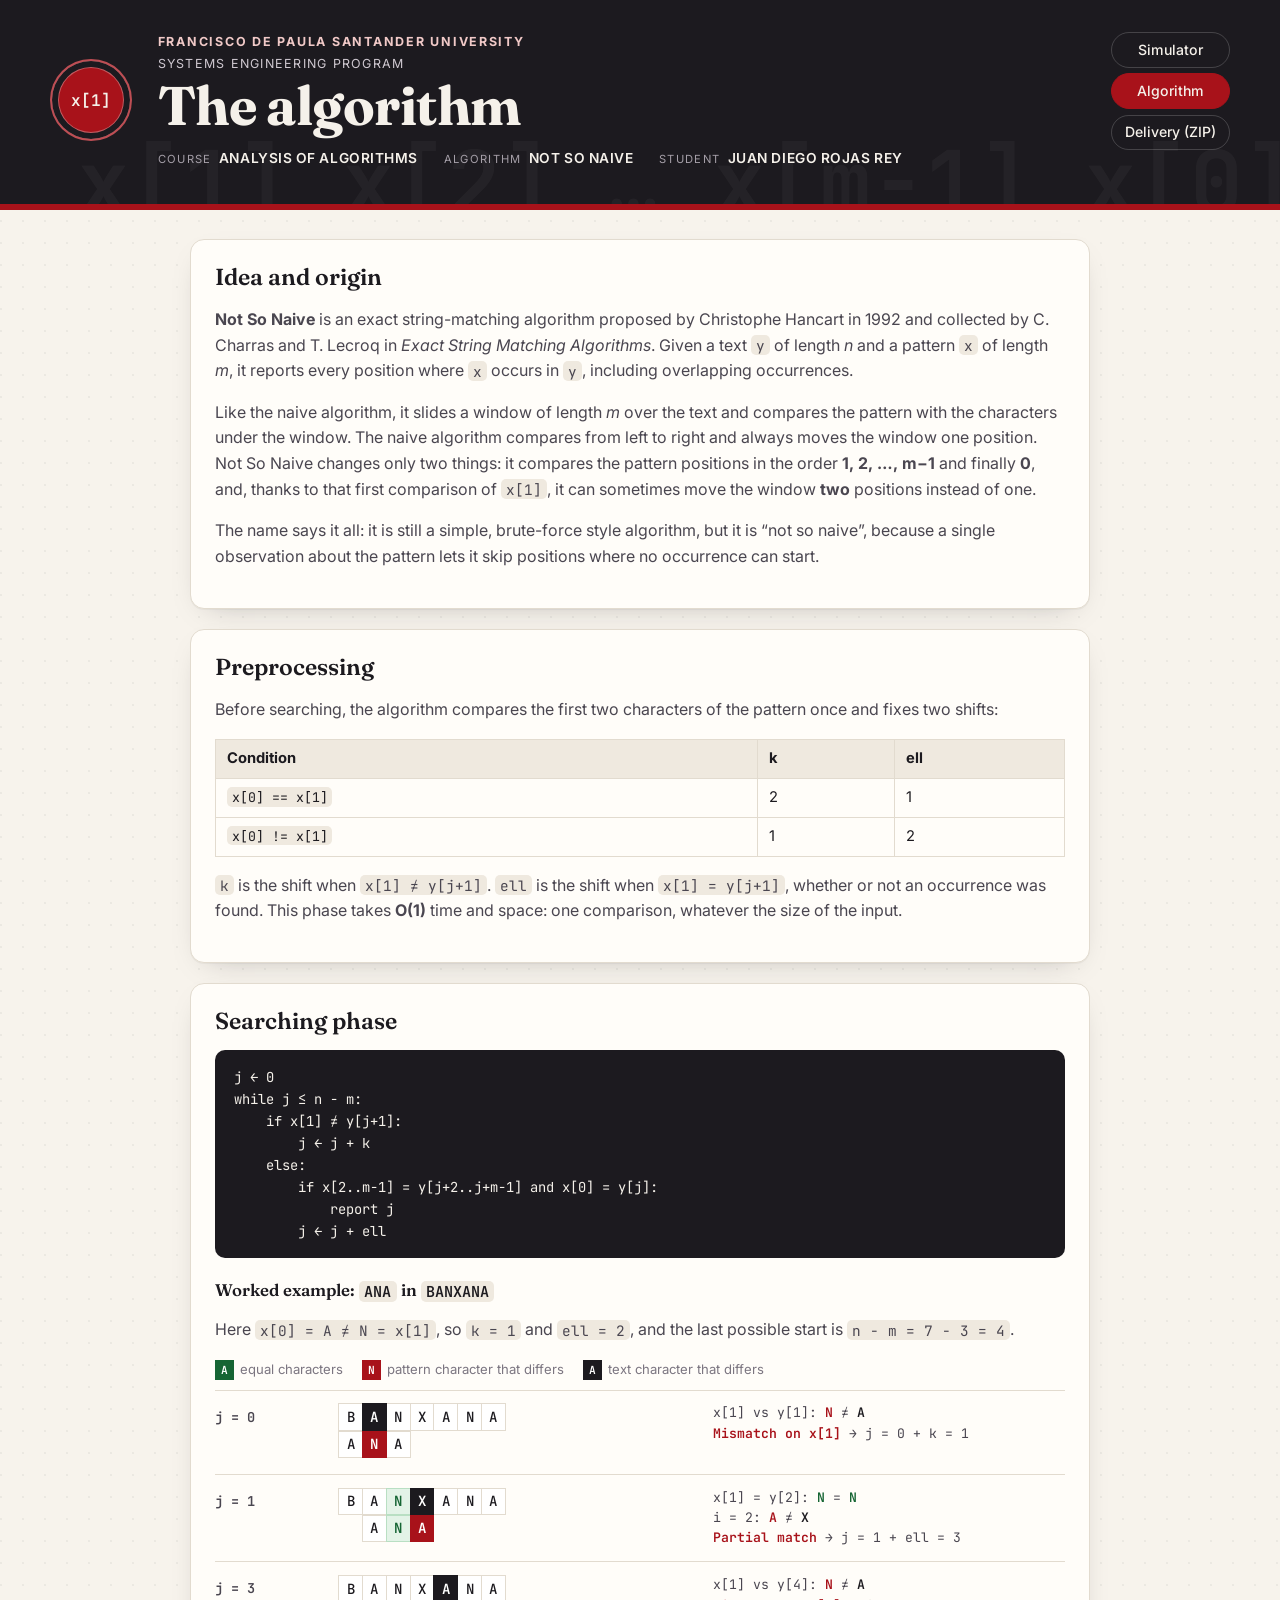
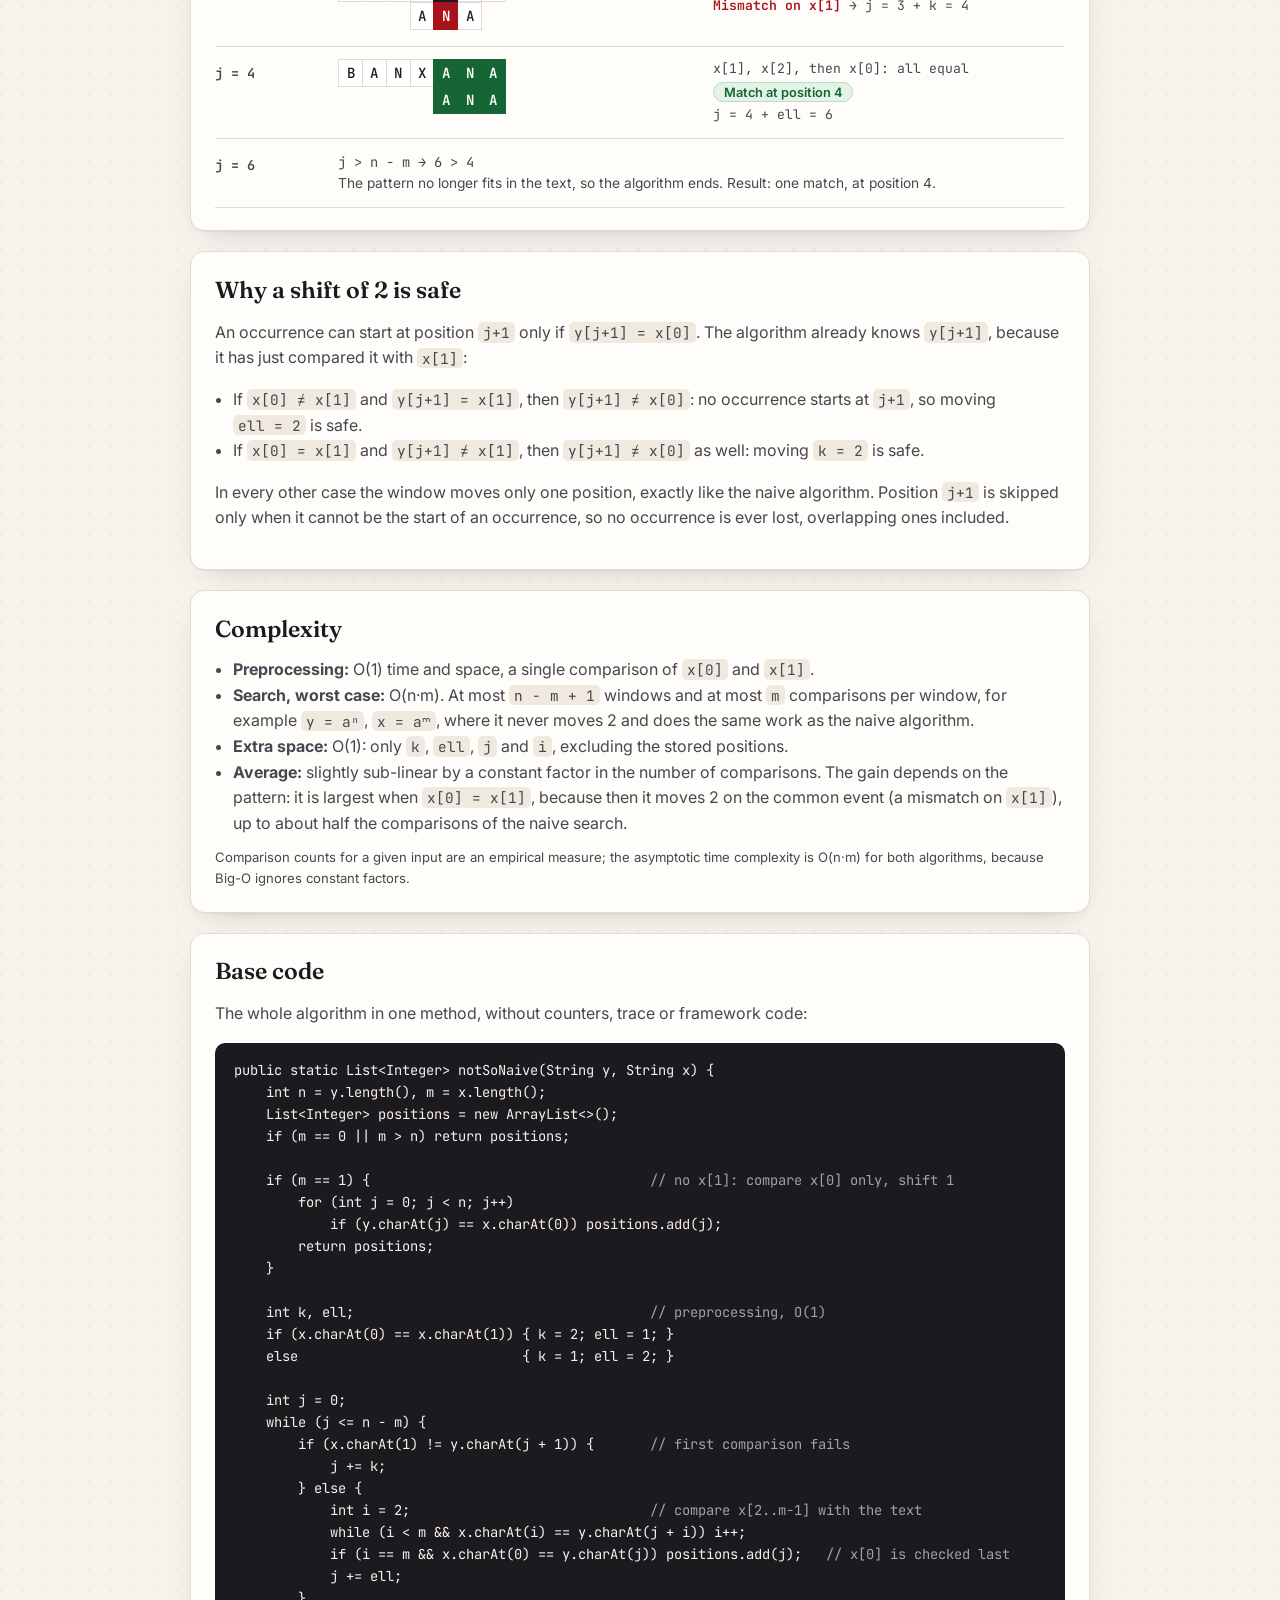
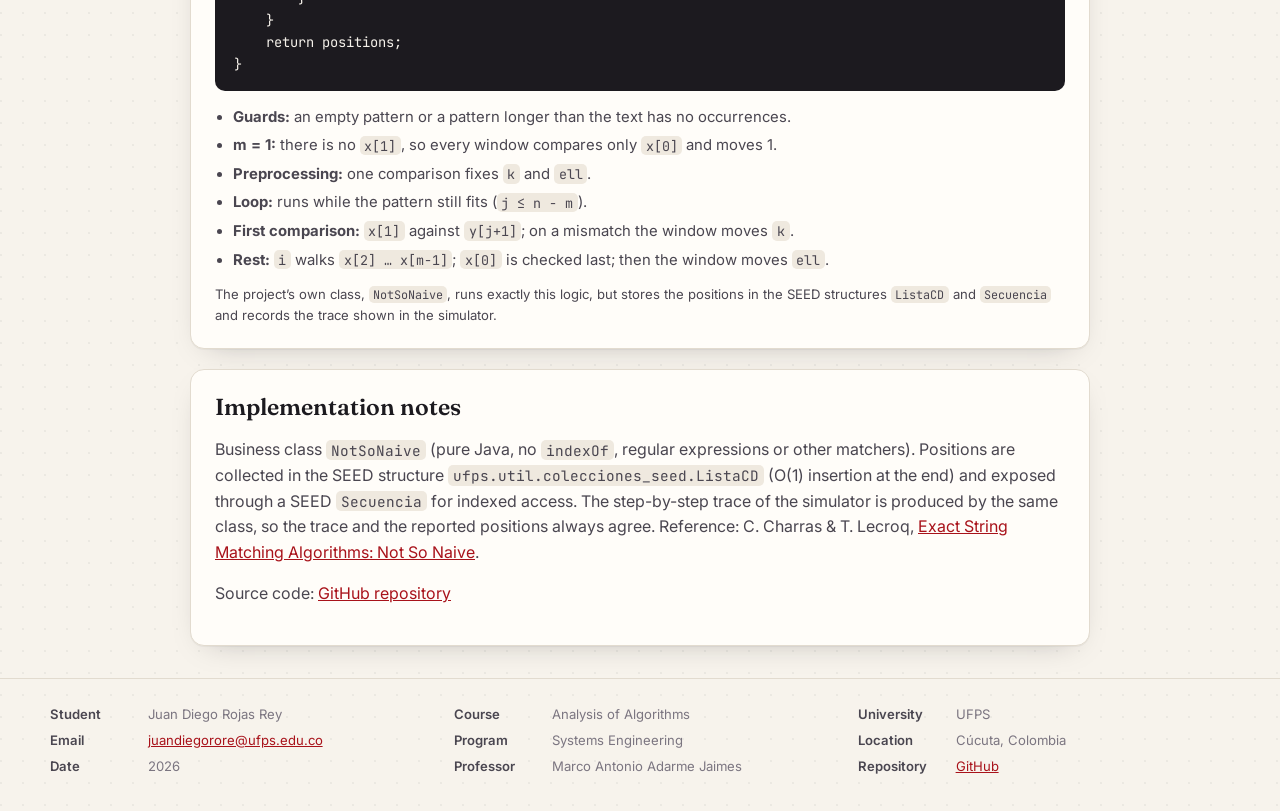
<file: docs/algorithm/index.html>
<!DOCTYPE html>
<html lang="en">
<head>
<meta charset="UTF-8">
<meta name="viewport" content="width=device-width, initial-scale=1">
<title>The Not So Naive algorithm · UFPS</title>
<meta name="description" content="Not So Naive exact string matching simulator.">
<link rel="preconnect" href="https://fonts.googleapis.com">
<link rel="preconnect" href="https://fonts.gstatic.com" crossorigin>
<link href="https://fonts.googleapis.com/css2?family=Fraunces:opsz,wght@9..144,500;9..144,700&family=Inter:wght@400;500;600;700&family=JetBrains+Mono:wght@400;600&display=swap" rel="stylesheet">
<link rel="stylesheet" href="../css/app.css">
<link rel="icon" href="data:image/svg+xml,%3Csvg xmlns='http://www.w3.org/2000/svg' viewBox='0 0 32 32'%3E%3Crect width='32' height='32' rx='7' fill='%23a8121a'/%3E%3Ctext x='16' y='22' font-family='monospace' font-size='15' font-weight='700' fill='%23fff' text-anchor='middle'%3ENSN%3C/text%3E%3C/svg%3E">
</head>
<body>
<header class="masthead"><div class="wrap masthead__inner">
<div class="seal" aria-hidden="true"><span>x[1]</span></div>
<div class="masthead__text"><p class="kicker">FRANCISCO DE PAULA SANTANDER UNIVERSITY</p><p class="program">SYSTEMS ENGINEERING PROGRAM</p><h1>The algorithm</h1>
<dl class="meta"><div><dt>COURSE</dt><dd>ANALYSIS OF ALGORITHMS</dd></div><div><dt>ALGORITHM</dt><dd>NOT SO NAIVE</dd></div><div><dt>STUDENT</dt><dd>JUAN DIEGO ROJAS REY</dd></div></dl></div>
<nav class="masthead__nav" aria-label="Pages"><a href="../index.html" class="" >Simulator</a><a href="../algorithm/index.html" class="is-active" aria-current=page>Algorithm</a><a href="../delivery/index.html" class="" >Delivery (ZIP)</a></nav></div></header>
<main class="wrap doc">

    <section class="card">
        <h2>Idea and origin</h2>
        <p><strong>Not So Naive</strong> is an exact string-matching algorithm proposed by Christophe Hancart in 1992
            and collected by C. Charras and T. Lecroq in <em>Exact String Matching Algorithms</em>. Given a text
            <code>y</code> of length <em>n</em> and a pattern <code>x</code> of length <em>m</em>, it reports every
            position where <code>x</code> occurs in <code>y</code>, including overlapping occurrences.</p>
        <p>Like the naive algorithm, it slides a window of length <em>m</em> over the text and compares the pattern
            with the characters under the window. The naive algorithm compares from left to right and always moves the
            window one position. Not So Naive changes only two things: it compares the pattern positions in the order
            <strong>1, 2, …, m−1</strong> and finally <strong>0</strong>, and, thanks to that first comparison of
            <code>x[1]</code>, it can sometimes move the window <strong>two</strong> positions instead of one.</p>
        <p>The name says it all: it is still a simple, brute-force style algorithm, but it is “not so naive”,
            because a single observation about the pattern lets it skip positions where no occurrence can start.</p>
    </section>

    <section class="card">
        <h2>Preprocessing</h2>
        <p>Before searching, the algorithm compares the first two characters of the pattern once and fixes two shifts:</p>
        <table class="kell">
            <thead><tr><th>Condition</th><th>k</th><th>ell</th></tr></thead>
            <tbody>
            <tr><td><code>x[0] == x[1]</code></td><td>2</td><td>1</td></tr>
            <tr><td><code>x[0] != x[1]</code></td><td>1</td><td>2</td></tr>
            </tbody>
        </table>
        <p><code>k</code> is the shift when <code>x[1] ≠ y[j+1]</code>. <code>ell</code> is the shift when
            <code>x[1] = y[j+1]</code>, whether or not an occurrence was found. This phase takes
            <strong>O(1)</strong> time and space: one comparison, whatever the size of the input.</p>
    </section>

    <section class="card">
        <h2>Searching phase</h2>
<pre class="code">j ← 0
while j ≤ n − m:
    if x[1] ≠ y[j+1]:
        j ← j + k
    else:
        if x[2..m−1] = y[j+2..j+m−1] and x[0] = y[j]:
            report j
        j ← j + ell</pre>

        <h3>Worked example: <code>ANA</code> in <code>BANXANA</code></h3>
        <p>Here <code>x[0] = A ≠ N = x[1]</code>, so <code>k = 1</code> and <code>ell = 2</code>, and the last
            possible start is <code>n − m = 7 − 3 = 4</code>.</p>
        <div class="example-legend">
            <span><span class="cell cell--eq">A</span>equal characters</span>
            <span><span class="cell cell--ne cell--pat">N</span>pattern character that differs</span>
            <span><span class="cell cell--ne cell--txt">A</span>text character that differs</span>
        </div>
        <div class="trace-rows">
            <div class="trow">
                <div class="trow__left">j = 0</div>
                <div class="trow__center"><div class="trow__scroll">
                    <div class="cells"><span class="cell">B</span><span class="cell cell--ne cell--txt">A</span><span class="cell">N</span><span class="cell">X</span><span class="cell">A</span><span class="cell">N</span><span class="cell">A</span></div>
                    <div class="cells"><span class="cell">A</span><span class="cell cell--ne cell--pat">N</span><span class="cell">A</span></div>
                </div></div>
                <div class="trow__right">
                    <div class="code-line">x[1] vs y[1]: <span class="pat">N</span> ≠ <span class="txt">A</span></div>
                    <div class="code-line"><span class="bad">Mismatch on x[1]</span> → j = 0 + k = 1</div>
                </div>
            </div>
            <div class="trow">
                <div class="trow__left">j = 1</div>
                <div class="trow__center"><div class="trow__scroll">
                    <div class="cells"><span class="cell">B</span><span class="cell">A</span><span class="cell cell--done">N</span><span class="cell cell--ne cell--txt">X</span><span class="cell">A</span><span class="cell">N</span><span class="cell">A</span></div>
                    <div class="cells"><span class="cell cell--empty"></span><span class="cell">A</span><span class="cell cell--done">N</span><span class="cell cell--ne cell--pat">A</span></div>
                </div></div>
                <div class="trow__right">
                    <div class="code-line">x[1] = y[2]: <span class="ok">N</span> = <span class="ok">N</span></div>
                    <div class="code-line">i = 2: <span class="pat">A</span> ≠ <span class="txt">X</span></div>
                    <div class="code-line"><span class="bad">Partial match</span> → j = 1 + ell = 3</div>
                </div>
            </div>
            <div class="trow">
                <div class="trow__left">j = 3</div>
                <div class="trow__center"><div class="trow__scroll">
                    <div class="cells"><span class="cell">B</span><span class="cell">A</span><span class="cell">N</span><span class="cell">X</span><span class="cell cell--ne cell--txt">A</span><span class="cell">N</span><span class="cell">A</span></div>
                    <div class="cells"><span class="cell cell--empty"></span><span class="cell cell--empty"></span><span class="cell cell--empty"></span><span class="cell">A</span><span class="cell cell--ne cell--pat">N</span><span class="cell">A</span></div>
                </div></div>
                <div class="trow__right">
                    <div class="code-line">x[1] vs y[4]: <span class="pat">N</span> ≠ <span class="txt">A</span></div>
                    <div class="code-line"><span class="bad">Mismatch on x[1]</span> → j = 3 + k = 4</div>
                </div>
            </div>
            <div class="trow">
                <div class="trow__left">j = 4</div>
                <div class="trow__center"><div class="trow__scroll">
                    <div class="cells"><span class="cell">B</span><span class="cell">A</span><span class="cell">N</span><span class="cell">X</span><span class="cell cell--eq">A</span><span class="cell cell--eq">N</span><span class="cell cell--eq">A</span></div>
                    <div class="cells"><span class="cell cell--empty"></span><span class="cell cell--empty"></span><span class="cell cell--empty"></span><span class="cell cell--empty"></span><span class="cell cell--eq">A</span><span class="cell cell--eq">N</span><span class="cell cell--eq">A</span></div>
                </div></div>
                <div class="trow__right">
                    <div class="code-line">x[1], x[2], then x[0]: all equal</div>
                    <div class="code-line"><span class="badge-match">Match at position 4</span></div>
                    <div class="code-line">j = 4 + ell = 6</div>
                </div>
            </div>
            <div class="trow trow--end">
                <div class="trow__left">j = 6</div>
                <div class="trow__right">
                    <div class="code-line">j &gt; n − m → 6 &gt; 4</div>
                    <div class="code-line end-msg">The pattern no longer fits in the text, so the algorithm ends. Result: one match, at position 4.</div>
                </div>
            </div>
        </div>
    </section>

    <section class="card">
        <h2>Why a shift of 2 is safe</h2>
        <p>An occurrence can start at position <code>j+1</code> only if <code>y[j+1] = x[0]</code>. The algorithm
            already knows <code>y[j+1]</code>, because it has just compared it with <code>x[1]</code>:</p>
        <ul class="cx">
            <li>If <code>x[0] ≠ x[1]</code> and <code>y[j+1] = x[1]</code>, then <code>y[j+1] ≠ x[0]</code>:
                no occurrence starts at <code>j+1</code>, so moving <code>ell = 2</code> is safe.</li>
            <li>If <code>x[0] = x[1]</code> and <code>y[j+1] ≠ x[1]</code>, then <code>y[j+1] ≠ x[0]</code> as well:
                moving <code>k = 2</code> is safe.</li>
        </ul>
        <p>In every other case the window moves only one position, exactly like the naive algorithm. Position
            <code>j+1</code> is skipped only when it cannot be the start of an occurrence, so no occurrence is ever
            lost, overlapping ones included.</p>
    </section>

    <section class="card">
        <h2>Complexity</h2>
        <ul class="cx">
            <li><strong>Preprocessing:</strong> O(1) time and space, a single comparison of <code>x[0]</code> and <code>x[1]</code>.</li>
            <li><strong>Search, worst case:</strong> O(n·m). At most <code>n − m + 1</code> windows and at most
                <code>m</code> comparisons per window, for example <code>y = aⁿ</code>, <code>x = aᵐ</code>, where it
                never moves 2 and does the same work as the naive algorithm.</li>
            <li><strong>Extra space:</strong> O(1): only <code>k</code>, <code>ell</code>, <code>j</code> and
                <code>i</code>, excluding the stored positions.</li>
            <li><strong>Average:</strong> slightly sub-linear by a constant factor in the number of comparisons. The
                gain depends on the pattern: it is largest when <code>x[0] = x[1]</code>, because then it moves 2 on
                the common event (a mismatch on <code>x[1]</code>), up to about half the comparisons of the naive search.</li>
        </ul>
        <p class="hint">Comparison counts for a given input are an empirical measure; the asymptotic time complexity
            is O(n·m) for both algorithms, because Big-O ignores constant factors.</p>
    </section>

    <section class="card">
        <h2>Base code</h2>
        <p>The whole algorithm in one method, without counters, trace or framework code:</p>
<pre class="code">public static List&lt;Integer&gt; notSoNaive(String y, String x) {
    int n = y.length(), m = x.length();
    List&lt;Integer&gt; positions = new ArrayList&lt;&gt;();
    if (m == 0 || m &gt; n) return positions;

    if (m == 1) {                                   <span class="cm">// no x[1]: compare x[0] only, shift 1</span>
        for (int j = 0; j &lt; n; j++)
            if (y.charAt(j) == x.charAt(0)) positions.add(j);
        return positions;
    }

    int k, ell;                                     <span class="cm">// preprocessing, O(1)</span>
    if (x.charAt(0) == x.charAt(1)) { k = 2; ell = 1; }
    else                            { k = 1; ell = 2; }

    int j = 0;
    while (j &lt;= n - m) {
        if (x.charAt(1) != y.charAt(j + 1)) {       <span class="cm">// first comparison fails</span>
            j += k;
        } else {
            int i = 2;                              <span class="cm">// compare x[2..m-1] with the text</span>
            while (i &lt; m &amp;&amp; x.charAt(i) == y.charAt(j + i)) i++;
            if (i == m &amp;&amp; x.charAt(0) == y.charAt(j)) positions.add(j);   <span class="cm">// x[0] is checked last</span>
            j += ell;
        }
    }
    return positions;
}</pre>
        <ul class="code-notes">
            <li><strong>Guards:</strong> an empty pattern or a pattern longer than the text has no occurrences.</li>
            <li><strong>m = 1:</strong> there is no <code>x[1]</code>, so every window compares only <code>x[0]</code> and moves 1.</li>
            <li><strong>Preprocessing:</strong> one comparison fixes <code>k</code> and <code>ell</code>.</li>
            <li><strong>Loop:</strong> runs while the pattern still fits (<code>j ≤ n − m</code>).</li>
            <li><strong>First comparison:</strong> <code>x[1]</code> against <code>y[j+1]</code>; on a mismatch the window moves <code>k</code>.</li>
            <li><strong>Rest:</strong> <code>i</code> walks <code>x[2] … x[m−1]</code>; <code>x[0]</code> is checked last; then the window moves <code>ell</code>.</li>
        </ul>
        <p class="hint">The project’s own class, <code>NotSoNaive</code>, runs exactly this logic, but stores the
            positions in the SEED structures <code>ListaCD</code> and <code>Secuencia</code> and records the trace
            shown in the simulator.</p>
    </section>

    <section class="card">
        <h2>Implementation notes</h2>
        <p>Business class <code>NotSoNaive</code> (pure Java, no <code>indexOf</code>, regular expressions or other
            matchers). Positions are collected in the SEED structure <code>ufps.util.colecciones_seed.ListaCD</code>
            (O(1) insertion at the end) and exposed through a SEED <code>Secuencia</code> for indexed access. The step-by-step
            trace of the simulator is produced by the same class, so the trace and the reported positions always agree.
            Reference: C. Charras &amp; T. Lecroq,
            <a href="https://www-igm.univ-mlv.fr/~lecroq/string/node13.html" target="_blank" rel="noopener">Exact
                String Matching Algorithms: Not So Naive</a>.</p>
        <p>Source code: <a href="https://github.com/juandi12334/nat-so-naive" target="_blank" rel="noopener">GitHub repository</a></p>
    </section>
</main>

<footer class="footer"><div class="wrap"><div class="footer__grid">
<dl class="footer__col"><div><dt>Student</dt><dd>Juan Diego Rojas Rey</dd></div><div><dt>Email</dt><dd><a href="mailto:juandiegorore@ufps.edu.co">juandiegorore@ufps.edu.co</a></dd></div><div><dt>Date</dt><dd>2026</dd></div></dl>
<dl class="footer__col"><div><dt>Course</dt><dd>Analysis of Algorithms</dd></div><div><dt>Program</dt><dd>Systems Engineering</dd></div><div><dt>Professor</dt><dd>Marco Antonio Adarme Jaimes</dd></div></dl>
<dl class="footer__col"><div><dt>University</dt><dd>UFPS</dd></div><div><dt>Location</dt><dd>Cúcuta, Colombia</dd></div><div><dt>Repository</dt><dd><a href="https://github.com/juandi12334/nat-so-naive" target="_blank" rel="noopener">GitHub</a></dd></div></dl>
</div></div></footer>
</body></html>
</file>
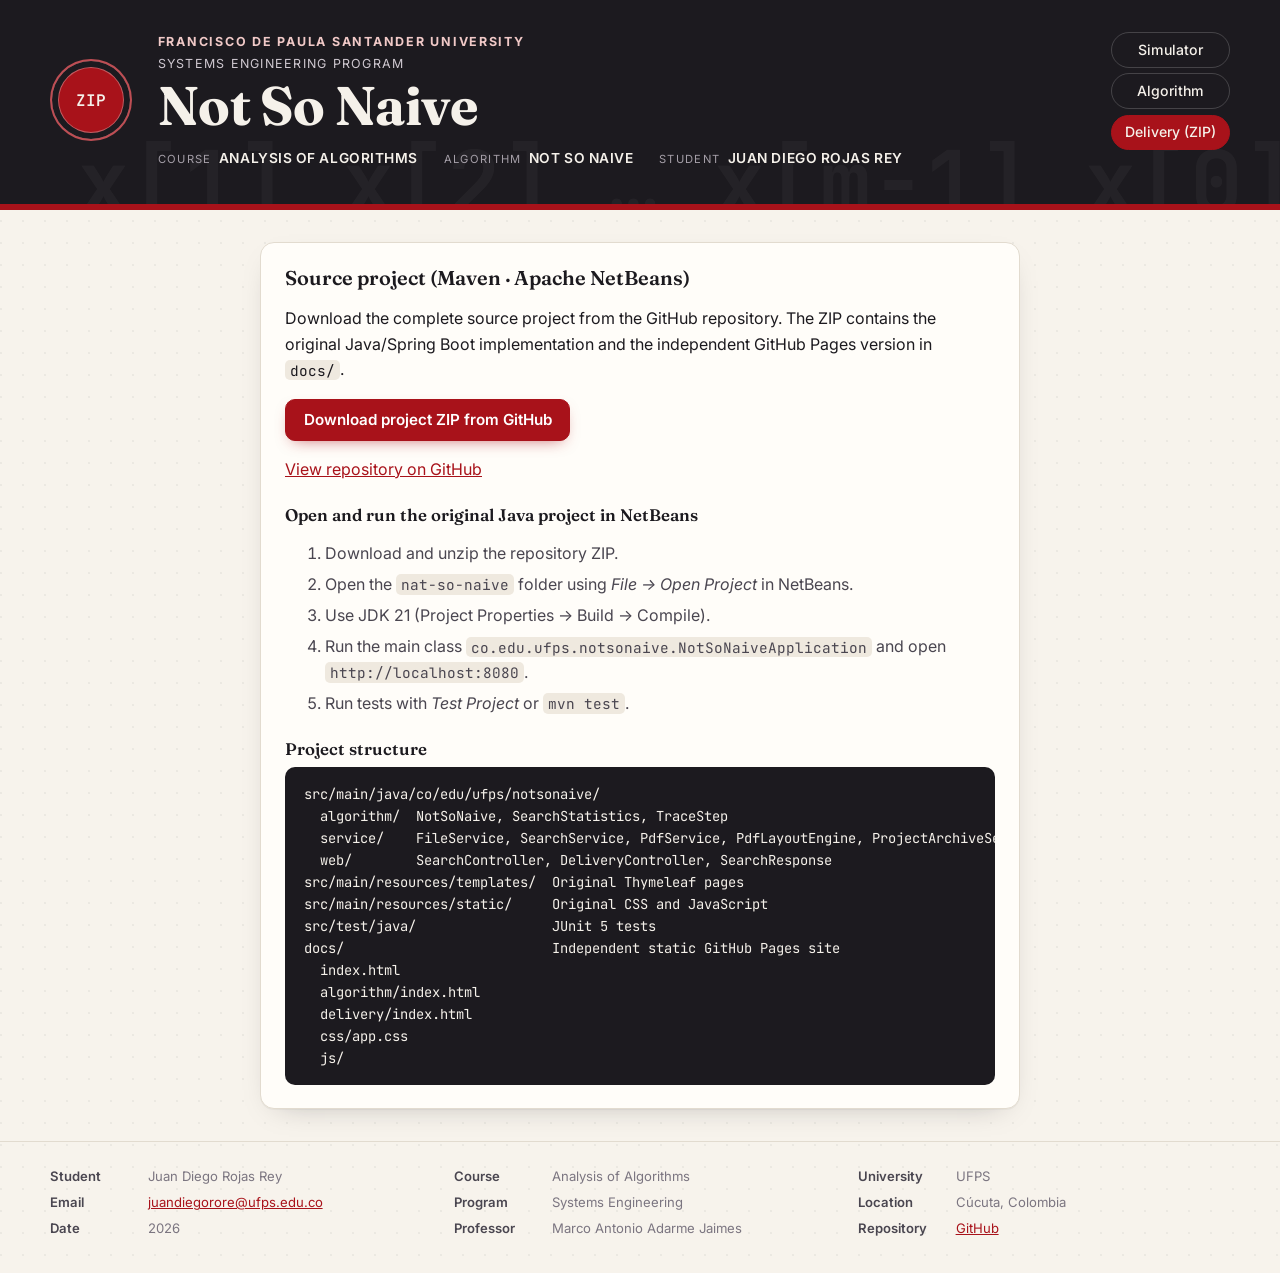
<file: docs/delivery/index.html>
<!DOCTYPE html>
<html lang="en">
<head>
<meta charset="UTF-8">
<meta name="viewport" content="width=device-width, initial-scale=1">
<title>Not So Naive · Source code · UFPS</title>
<meta name="description" content="Not So Naive exact string matching simulator.">
<link rel="preconnect" href="https://fonts.googleapis.com">
<link rel="preconnect" href="https://fonts.gstatic.com" crossorigin>
<link href="https://fonts.googleapis.com/css2?family=Fraunces:opsz,wght@9..144,500;9..144,700&family=Inter:wght@400;500;600;700&family=JetBrains+Mono:wght@400;600&display=swap" rel="stylesheet">
<link rel="stylesheet" href="../css/app.css">
<link rel="icon" href="data:image/svg+xml,%3Csvg xmlns='http://www.w3.org/2000/svg' viewBox='0 0 32 32'%3E%3Crect width='32' height='32' rx='7' fill='%23a8121a'/%3E%3Ctext x='16' y='22' font-family='monospace' font-size='15' font-weight='700' fill='%23fff' text-anchor='middle'%3ENSN%3C/text%3E%3C/svg%3E">
</head>
<body>
<header class="masthead"><div class="wrap masthead__inner">
<div class="seal" aria-hidden="true"><span>ZIP</span></div>
<div class="masthead__text"><p class="kicker">FRANCISCO DE PAULA SANTANDER UNIVERSITY</p><p class="program">SYSTEMS ENGINEERING PROGRAM</p><h1>Not So Naive</h1>
<dl class="meta"><div><dt>COURSE</dt><dd>ANALYSIS OF ALGORITHMS</dd></div><div><dt>ALGORITHM</dt><dd>NOT SO NAIVE</dd></div><div><dt>STUDENT</dt><dd>JUAN DIEGO ROJAS REY</dd></div></dl></div>
<nav class="masthead__nav" aria-label="Pages"><a href="../index.html" class="" >Simulator</a><a href="../algorithm/index.html" class="" >Algorithm</a><a href="../delivery/index.html" class="is-active" aria-current=page>Delivery (ZIP)</a></nav></div></header>
<main class="wrap delivery"><section class="card">
<h2>Source project (Maven · Apache NetBeans)</h2>
<p>Download the complete source project from the GitHub repository. The ZIP contains the original Java/Spring Boot implementation and the independent GitHub Pages version in <code>docs/</code>.</p>
<p><a class="btn btn--primary" href="https://github.com/juandi12334/nat-so-naive/archive/refs/heads/main.zip">Download project ZIP from GitHub</a></p>
<p><a href="https://github.com/juandi12334/nat-so-naive">View repository on GitHub</a></p>
<h3>Open and run the original Java project in NetBeans</h3><ol>
<li>Download and unzip the repository ZIP.</li><li>Open the <code>nat-so-naive</code> folder using <em>File → Open Project</em> in NetBeans.</li>
<li>Use JDK 21 (Project Properties → Build → Compile).</li><li>Run the main class <code>co.edu.ufps.notsonaive.NotSoNaiveApplication</code> and open <code>http://localhost:8080</code>.</li><li>Run tests with <em>Test Project</em> or <code>mvn test</code>.</li></ol>
<h3>Project structure</h3><pre class="code">src/main/java/co/edu/ufps/notsonaive/
  algorithm/  NotSoNaive, SearchStatistics, TraceStep
  service/    FileService, SearchService, PdfService, PdfLayoutEngine, ProjectArchiveService
  web/        SearchController, DeliveryController, SearchResponse
src/main/resources/templates/  Original Thymeleaf pages
src/main/resources/static/     Original CSS and JavaScript
src/test/java/                 JUnit 5 tests
docs/                          Independent static GitHub Pages site
  index.html
  algorithm/index.html
  delivery/index.html
  css/app.css
  js/</pre></section></main><footer class="footer"><div class="wrap"><div class="footer__grid">
<dl class="footer__col"><div><dt>Student</dt><dd>Juan Diego Rojas Rey</dd></div><div><dt>Email</dt><dd><a href="mailto:juandiegorore@ufps.edu.co">juandiegorore@ufps.edu.co</a></dd></div><div><dt>Date</dt><dd>2026</dd></div></dl>
<dl class="footer__col"><div><dt>Course</dt><dd>Analysis of Algorithms</dd></div><div><dt>Program</dt><dd>Systems Engineering</dd></div><div><dt>Professor</dt><dd>Marco Antonio Adarme Jaimes</dd></div></dl>
<dl class="footer__col"><div><dt>University</dt><dd>UFPS</dd></div><div><dt>Location</dt><dd>Cúcuta, Colombia</dd></div><div><dt>Repository</dt><dd><a href="https://github.com/juandi12334/nat-so-naive" target="_blank" rel="noopener">GitHub</a></dd></div></dl>
</div></div></footer>
</body></html>
</file>
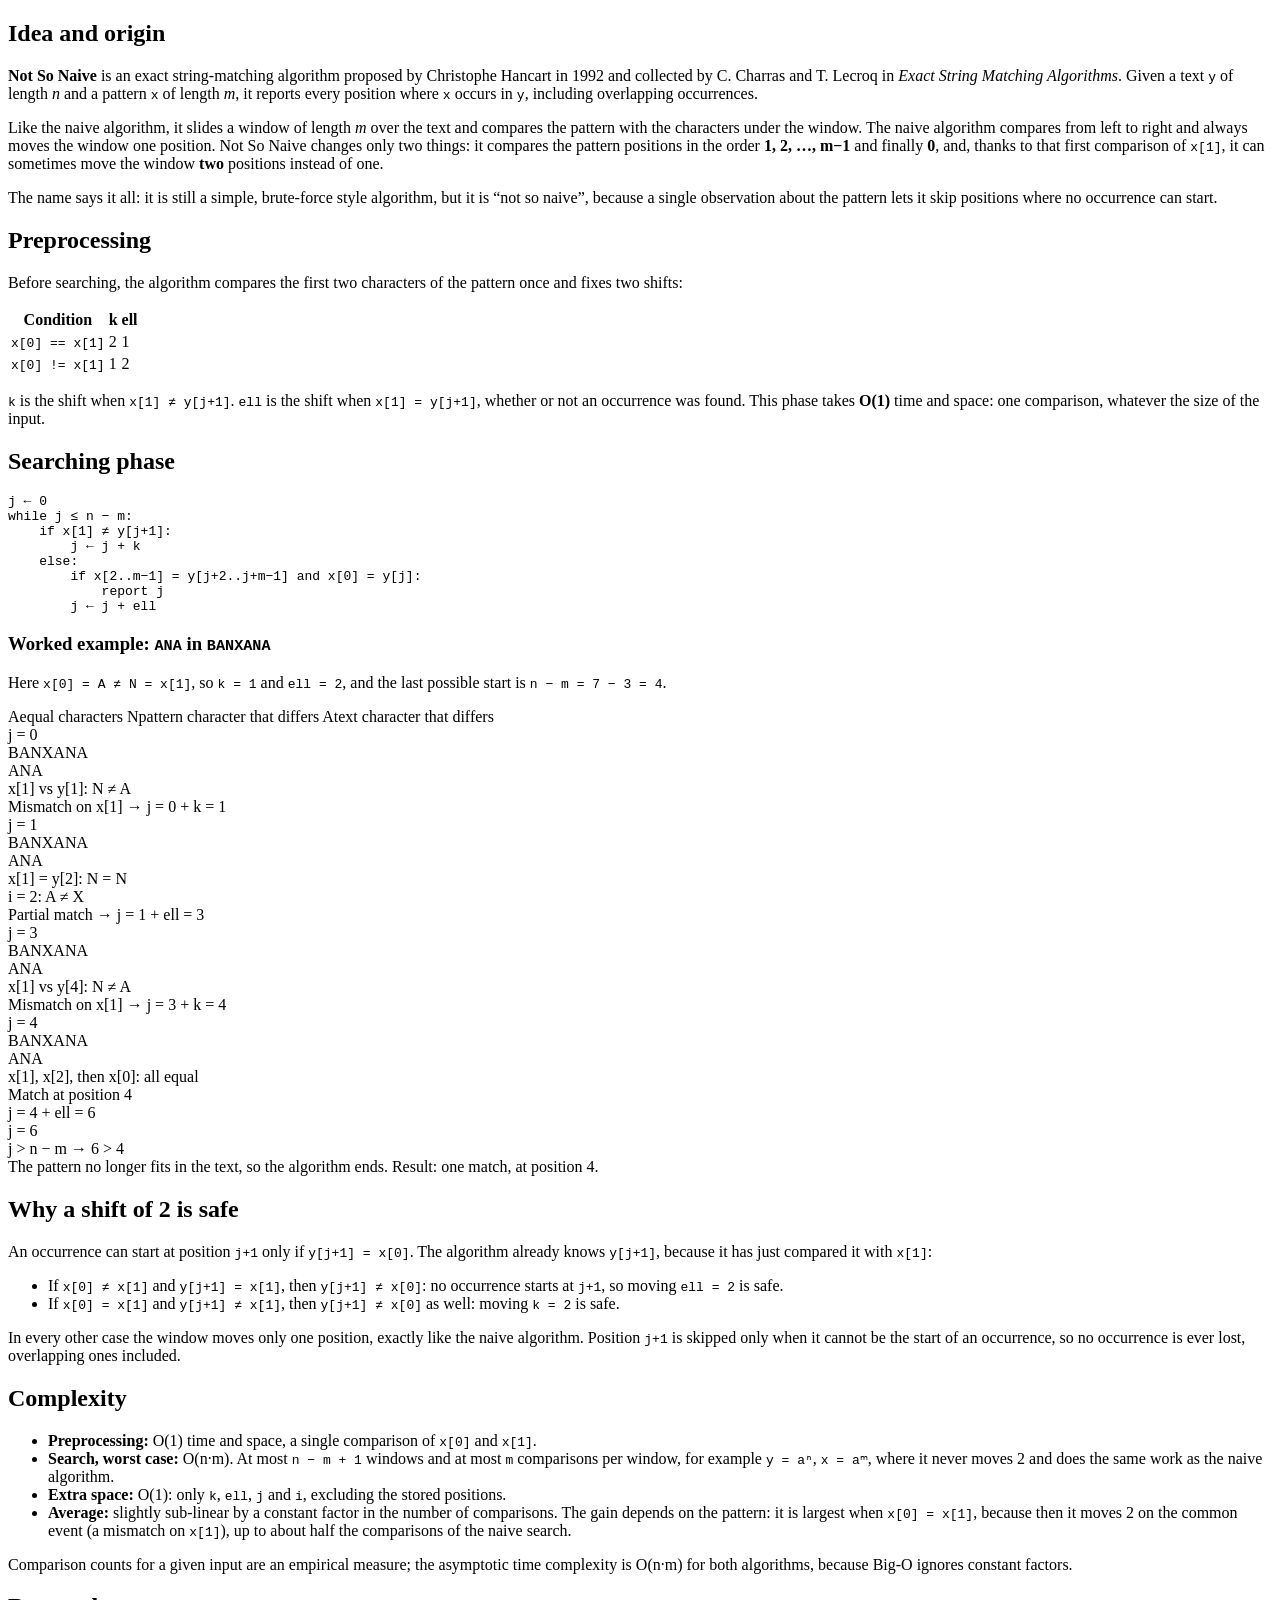
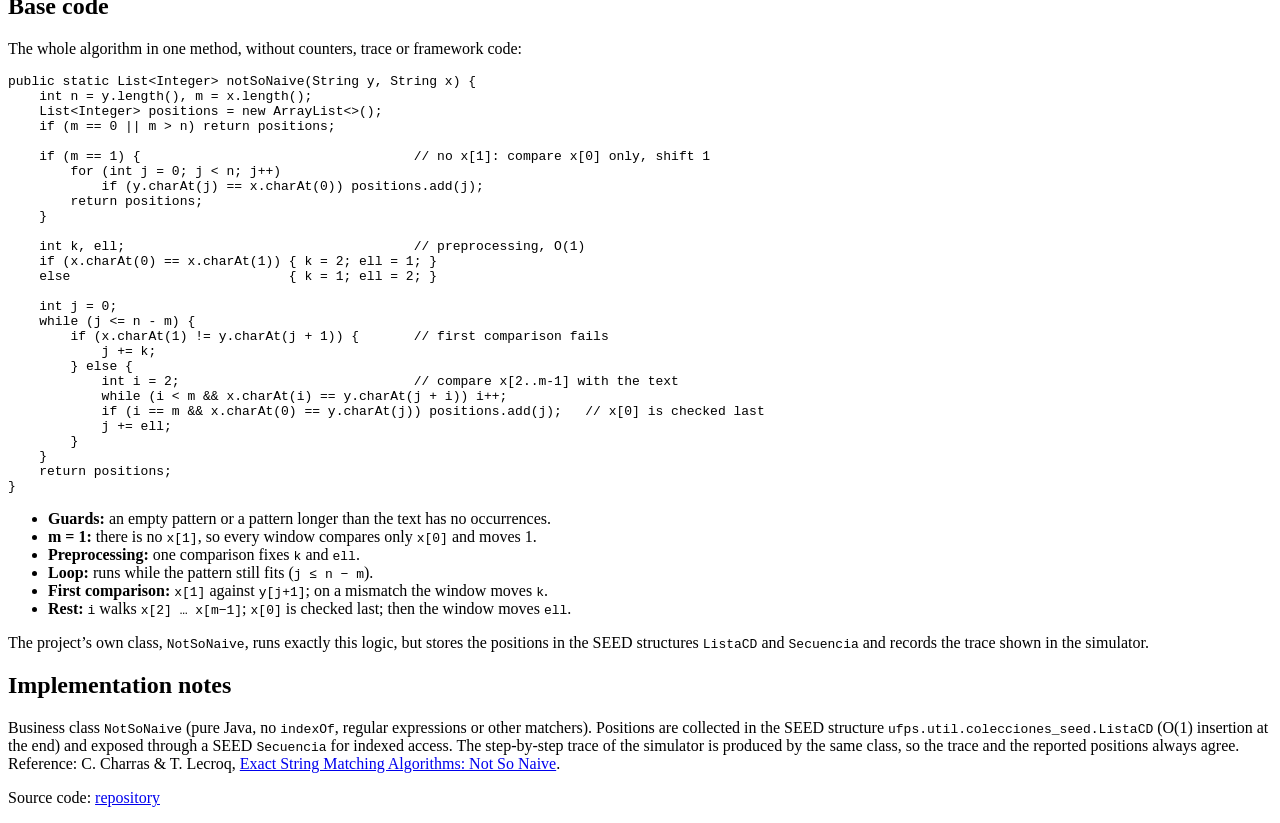
<file: src/main/resources/templates/algorithm.html>
<!DOCTYPE html>
<html lang="en" xmlns:th="http://www.thymeleaf.org">
<head th:replace="~{fragments/layout :: head('The Not So Naive algorithm · UFPS')}"></head>
<body>

<header th:replace="~{fragments/layout :: header('The algorithm', 'x[1]')}"></header>

<main class="wrap doc">

    <section class="card">
        <h2>Idea and origin</h2>
        <p><strong>Not So Naive</strong> is an exact string-matching algorithm proposed by Christophe Hancart in 1992
            and collected by C. Charras and T. Lecroq in <em>Exact String Matching Algorithms</em>. Given a text
            <code>y</code> of length <em>n</em> and a pattern <code>x</code> of length <em>m</em>, it reports every
            position where <code>x</code> occurs in <code>y</code>, including overlapping occurrences.</p>
        <p>Like the naive algorithm, it slides a window of length <em>m</em> over the text and compares the pattern
            with the characters under the window. The naive algorithm compares from left to right and always moves the
            window one position. Not So Naive changes only two things: it compares the pattern positions in the order
            <strong>1, 2, …, m−1</strong> and finally <strong>0</strong>, and, thanks to that first comparison of
            <code>x[1]</code>, it can sometimes move the window <strong>two</strong> positions instead of one.</p>
        <p>The name says it all: it is still a simple, brute-force style algorithm, but it is “not so naive”,
            because a single observation about the pattern lets it skip positions where no occurrence can start.</p>
    </section>

    <section class="card">
        <h2>Preprocessing</h2>
        <p>Before searching, the algorithm compares the first two characters of the pattern once and fixes two shifts:</p>
        <table class="kell">
            <thead><tr><th>Condition</th><th>k</th><th>ell</th></tr></thead>
            <tbody>
            <tr><td><code>x[0] == x[1]</code></td><td>2</td><td>1</td></tr>
            <tr><td><code>x[0] != x[1]</code></td><td>1</td><td>2</td></tr>
            </tbody>
        </table>
        <p><code>k</code> is the shift when <code>x[1] ≠ y[j+1]</code>. <code>ell</code> is the shift when
            <code>x[1] = y[j+1]</code>, whether or not an occurrence was found. This phase takes
            <strong>O(1)</strong> time and space: one comparison, whatever the size of the input.</p>
    </section>

    <section class="card">
        <h2>Searching phase</h2>
<pre class="code">j ← 0
while j ≤ n − m:
    if x[1] ≠ y[j+1]:
        j ← j + k
    else:
        if x[2..m−1] = y[j+2..j+m−1] and x[0] = y[j]:
            report j
        j ← j + ell</pre>

        <h3>Worked example: <code>ANA</code> in <code>BANXANA</code></h3>
        <p>Here <code>x[0] = A ≠ N = x[1]</code>, so <code>k = 1</code> and <code>ell = 2</code>, and the last
            possible start is <code>n − m = 7 − 3 = 4</code>.</p>
        <div class="example-legend">
            <span><span class="cell cell--eq">A</span>equal characters</span>
            <span><span class="cell cell--ne cell--pat">N</span>pattern character that differs</span>
            <span><span class="cell cell--ne cell--txt">A</span>text character that differs</span>
        </div>
        <div class="trace-rows">
            <div class="trow">
                <div class="trow__left">j = 0</div>
                <div class="trow__center"><div class="trow__scroll">
                    <div class="cells"><span class="cell">B</span><span class="cell cell--ne cell--txt">A</span><span class="cell">N</span><span class="cell">X</span><span class="cell">A</span><span class="cell">N</span><span class="cell">A</span></div>
                    <div class="cells"><span class="cell">A</span><span class="cell cell--ne cell--pat">N</span><span class="cell">A</span></div>
                </div></div>
                <div class="trow__right">
                    <div class="code-line">x[1] vs y[1]: <span class="pat">N</span> ≠ <span class="txt">A</span></div>
                    <div class="code-line"><span class="bad">Mismatch on x[1]</span> → j = 0 + k = 1</div>
                </div>
            </div>
            <div class="trow">
                <div class="trow__left">j = 1</div>
                <div class="trow__center"><div class="trow__scroll">
                    <div class="cells"><span class="cell">B</span><span class="cell">A</span><span class="cell cell--done">N</span><span class="cell cell--ne cell--txt">X</span><span class="cell">A</span><span class="cell">N</span><span class="cell">A</span></div>
                    <div class="cells"><span class="cell cell--empty"></span><span class="cell">A</span><span class="cell cell--done">N</span><span class="cell cell--ne cell--pat">A</span></div>
                </div></div>
                <div class="trow__right">
                    <div class="code-line">x[1] = y[2]: <span class="ok">N</span> = <span class="ok">N</span></div>
                    <div class="code-line">i = 2: <span class="pat">A</span> ≠ <span class="txt">X</span></div>
                    <div class="code-line"><span class="bad">Partial match</span> → j = 1 + ell = 3</div>
                </div>
            </div>
            <div class="trow">
                <div class="trow__left">j = 3</div>
                <div class="trow__center"><div class="trow__scroll">
                    <div class="cells"><span class="cell">B</span><span class="cell">A</span><span class="cell">N</span><span class="cell">X</span><span class="cell cell--ne cell--txt">A</span><span class="cell">N</span><span class="cell">A</span></div>
                    <div class="cells"><span class="cell cell--empty"></span><span class="cell cell--empty"></span><span class="cell cell--empty"></span><span class="cell">A</span><span class="cell cell--ne cell--pat">N</span><span class="cell">A</span></div>
                </div></div>
                <div class="trow__right">
                    <div class="code-line">x[1] vs y[4]: <span class="pat">N</span> ≠ <span class="txt">A</span></div>
                    <div class="code-line"><span class="bad">Mismatch on x[1]</span> → j = 3 + k = 4</div>
                </div>
            </div>
            <div class="trow">
                <div class="trow__left">j = 4</div>
                <div class="trow__center"><div class="trow__scroll">
                    <div class="cells"><span class="cell">B</span><span class="cell">A</span><span class="cell">N</span><span class="cell">X</span><span class="cell cell--eq">A</span><span class="cell cell--eq">N</span><span class="cell cell--eq">A</span></div>
                    <div class="cells"><span class="cell cell--empty"></span><span class="cell cell--empty"></span><span class="cell cell--empty"></span><span class="cell cell--empty"></span><span class="cell cell--eq">A</span><span class="cell cell--eq">N</span><span class="cell cell--eq">A</span></div>
                </div></div>
                <div class="trow__right">
                    <div class="code-line">x[1], x[2], then x[0]: all equal</div>
                    <div class="code-line"><span class="badge-match">Match at position 4</span></div>
                    <div class="code-line">j = 4 + ell = 6</div>
                </div>
            </div>
            <div class="trow trow--end">
                <div class="trow__left">j = 6</div>
                <div class="trow__right">
                    <div class="code-line">j &gt; n − m → 6 &gt; 4</div>
                    <div class="code-line end-msg">The pattern no longer fits in the text, so the algorithm ends. Result: one match, at position 4.</div>
                </div>
            </div>
        </div>
    </section>

    <section class="card">
        <h2>Why a shift of 2 is safe</h2>
        <p>An occurrence can start at position <code>j+1</code> only if <code>y[j+1] = x[0]</code>. The algorithm
            already knows <code>y[j+1]</code>, because it has just compared it with <code>x[1]</code>:</p>
        <ul class="cx">
            <li>If <code>x[0] ≠ x[1]</code> and <code>y[j+1] = x[1]</code>, then <code>y[j+1] ≠ x[0]</code>:
                no occurrence starts at <code>j+1</code>, so moving <code>ell = 2</code> is safe.</li>
            <li>If <code>x[0] = x[1]</code> and <code>y[j+1] ≠ x[1]</code>, then <code>y[j+1] ≠ x[0]</code> as well:
                moving <code>k = 2</code> is safe.</li>
        </ul>
        <p>In every other case the window moves only one position, exactly like the naive algorithm. Position
            <code>j+1</code> is skipped only when it cannot be the start of an occurrence, so no occurrence is ever
            lost, overlapping ones included.</p>
    </section>

    <section class="card">
        <h2>Complexity</h2>
        <ul class="cx">
            <li><strong>Preprocessing:</strong> O(1) time and space, a single comparison of <code>x[0]</code> and <code>x[1]</code>.</li>
            <li><strong>Search, worst case:</strong> O(n·m). At most <code>n − m + 1</code> windows and at most
                <code>m</code> comparisons per window, for example <code>y = aⁿ</code>, <code>x = aᵐ</code>, where it
                never moves 2 and does the same work as the naive algorithm.</li>
            <li><strong>Extra space:</strong> O(1): only <code>k</code>, <code>ell</code>, <code>j</code> and
                <code>i</code>, excluding the stored positions.</li>
            <li><strong>Average:</strong> slightly sub-linear by a constant factor in the number of comparisons. The
                gain depends on the pattern: it is largest when <code>x[0] = x[1]</code>, because then it moves 2 on
                the common event (a mismatch on <code>x[1]</code>), up to about half the comparisons of the naive search.</li>
        </ul>
        <p class="hint">Comparison counts for a given input are an empirical measure; the asymptotic time complexity
            is O(n·m) for both algorithms, because Big-O ignores constant factors.</p>
    </section>

    <section class="card">
        <h2>Base code</h2>
        <p>The whole algorithm in one method, without counters, trace or framework code:</p>
<pre class="code">public static List&lt;Integer&gt; notSoNaive(String y, String x) {
    int n = y.length(), m = x.length();
    List&lt;Integer&gt; positions = new ArrayList&lt;&gt;();
    if (m == 0 || m &gt; n) return positions;

    if (m == 1) {                                   <span class="cm">// no x[1]: compare x[0] only, shift 1</span>
        for (int j = 0; j &lt; n; j++)
            if (y.charAt(j) == x.charAt(0)) positions.add(j);
        return positions;
    }

    int k, ell;                                     <span class="cm">// preprocessing, O(1)</span>
    if (x.charAt(0) == x.charAt(1)) { k = 2; ell = 1; }
    else                            { k = 1; ell = 2; }

    int j = 0;
    while (j &lt;= n - m) {
        if (x.charAt(1) != y.charAt(j + 1)) {       <span class="cm">// first comparison fails</span>
            j += k;
        } else {
            int i = 2;                              <span class="cm">// compare x[2..m-1] with the text</span>
            while (i &lt; m &amp;&amp; x.charAt(i) == y.charAt(j + i)) i++;
            if (i == m &amp;&amp; x.charAt(0) == y.charAt(j)) positions.add(j);   <span class="cm">// x[0] is checked last</span>
            j += ell;
        }
    }
    return positions;
}</pre>
        <ul class="code-notes">
            <li><strong>Guards:</strong> an empty pattern or a pattern longer than the text has no occurrences.</li>
            <li><strong>m = 1:</strong> there is no <code>x[1]</code>, so every window compares only <code>x[0]</code> and moves 1.</li>
            <li><strong>Preprocessing:</strong> one comparison fixes <code>k</code> and <code>ell</code>.</li>
            <li><strong>Loop:</strong> runs while the pattern still fits (<code>j ≤ n − m</code>).</li>
            <li><strong>First comparison:</strong> <code>x[1]</code> against <code>y[j+1]</code>; on a mismatch the window moves <code>k</code>.</li>
            <li><strong>Rest:</strong> <code>i</code> walks <code>x[2] … x[m−1]</code>; <code>x[0]</code> is checked last; then the window moves <code>ell</code>.</li>
        </ul>
        <p class="hint">The project’s own class, <code>NotSoNaive</code>, runs exactly this logic, but stores the
            positions in the SEED structures <code>ListaCD</code> and <code>Secuencia</code> and records the trace
            shown in the simulator.</p>
    </section>

    <section class="card">
        <h2>Implementation notes</h2>
        <p>Business class <code>NotSoNaive</code> (pure Java, no <code>indexOf</code>, regular expressions or other
            matchers). Positions are collected in the SEED structure <code>ufps.util.colecciones_seed.ListaCD</code>
            (O(1) insertion at the end) and exposed through a SEED <code>Secuencia</code> for indexed access. The step-by-step
            trace of the simulator is produced by the same class, so the trace and the reported positions always agree.
            Reference: C. Charras &amp; T. Lecroq,
            <a href="https://www-igm.univ-mlv.fr/~lecroq/string/node13.html" target="_blank" rel="noopener">Exact
                String Matching Algorithms: Not So Naive</a>.</p>
        <p>Source code: <a th:href="${site.repository}" th:text="${site.repository}" href="#" target="_blank" rel="noopener">repository</a></p>
    </section>
</main>

<footer th:replace="~{fragments/layout :: footer}"></footer>
</body>
</html>
</file>
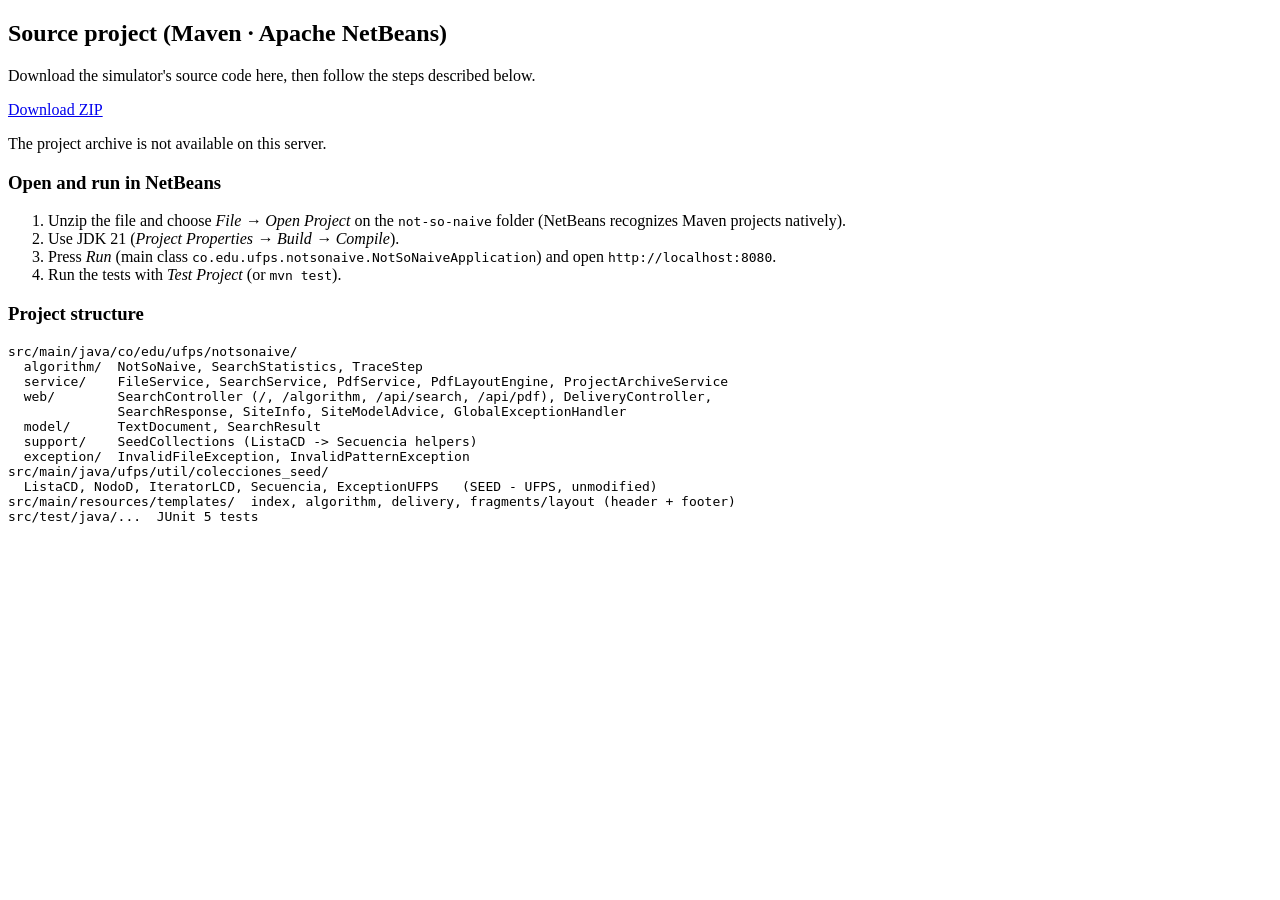
<file: src/main/resources/templates/delivery.html>
<!DOCTYPE html>
<html lang="en" xmlns:th="http://www.thymeleaf.org">
<head th:replace="~{fragments/layout :: head('Not So Naive · Source code · UFPS')}"></head>
<body>
<header th:replace="~{fragments/layout :: header('Not So Naive', 'ZIP')}"></header>

<main class="wrap delivery">
    <section class="card">
        <h2>Source project (Maven · Apache NetBeans)</h2>
        <p>Download the simulator's source code here, then follow the steps described below.</p>
        <p th:if="${available}">
            <a class="btn btn--primary" href="#" th:href="@{'/delivery/' + ${archiveName}}"
               th:text="'Download ' + ${archiveName}">Download ZIP</a>
        </p>
        <p th:unless="${available}" class="errorbox">The project archive is not available on this server.</p>

        <h3>Open and run in NetBeans</h3>
        <ol>
            <li>Unzip the file and choose <em>File → Open Project</em> on the <code>not-so-naive</code> folder
                (NetBeans recognizes Maven projects natively).</li>
            <li>Use JDK 21 (<em>Project Properties → Build → Compile</em>).</li>
            <li>Press <em>Run</em> (main class <code>co.edu.ufps.notsonaive.NotSoNaiveApplication</code>) and open
                <code>http://localhost:8080</code>.</li>
            <li>Run the tests with <em>Test Project</em> (or <code>mvn test</code>).</li>
        </ol>

        <h3>Project structure</h3>
<pre class="code">src/main/java/co/edu/ufps/notsonaive/
  algorithm/  NotSoNaive, SearchStatistics, TraceStep
  service/    FileService, SearchService, PdfService, PdfLayoutEngine, ProjectArchiveService
  web/        SearchController (/, /algorithm, /api/search, /api/pdf), DeliveryController,
              SearchResponse, SiteInfo, SiteModelAdvice, GlobalExceptionHandler
  model/      TextDocument, SearchResult
  support/    SeedCollections (ListaCD -> Secuencia helpers)
  exception/  InvalidFileException, InvalidPatternException
src/main/java/ufps/util/colecciones_seed/
  ListaCD, NodoD, IteratorLCD, Secuencia, ExceptionUFPS   (SEED - UFPS, unmodified)
src/main/resources/templates/  index, algorithm, delivery, fragments/layout (header + footer)
src/test/java/...  JUnit 5 tests</pre>
    </section>
</main>

<footer th:replace="~{fragments/layout :: footer}"></footer>
</body>
</html>
</file>
<file: docs/css/app.css>
:root {
    --paper: #f7f3ec;
    --paper-2: #efe9df;
    --card: #fffdf9;
    --ink: #1c1a1f;
    --ink-2: #4a4650;
    --muted: #7b7580;
    --line: #e2dbcf;
    --brand: #a8121a;
    --brand-dark: #7d0d13;
    --brand-soft: #f6e3e2;
    --hl: #ffd23f;
    --hl-2: #f59e0b;
    --ok: #166534;
    --ok-soft: #e3f3e7;
    --err: #b42318;
    --err-soft: #fdeceb;
    --radius: 14px;
    --shadow: 0 1px 0 rgba(28, 26, 31, .04), 0 10px 30px -18px rgba(28, 26, 31, .35);
    --serif: "Fraunces", Georgia, "Times New Roman", serif;
    --sans: "Inter", system-ui, -apple-system, "Segoe UI", Roboto, sans-serif;
    --mono: "JetBrains Mono", ui-monospace, "SFMono-Regular", Consolas, monospace;
}

* { box-sizing: border-box; }
html { scroll-behavior: smooth; }
body {
    margin: 0;
    background: var(--paper);
    background-image: radial-gradient(circle at 1px 1px, rgba(28, 26, 31, .05) 1px, transparent 0);
    background-size: 22px 22px;
    color: var(--ink);
    font: 400 16px/1.6 var(--sans);
    -webkit-font-smoothing: antialiased;
}
code, pre, kbd { font-family: var(--mono); font-size: .9em; font-variant-ligatures: none; }
code { background: var(--paper-2); padding: .05em .35em; border-radius: 5px; }
a { color: var(--brand); }
[hidden] { display: none !important; }

.wrap { width: min(1180px, 100% - 2.5rem); margin-inline: auto; }

/* ---------- masthead ---------- */
.masthead {
    background: var(--ink);
    color: #f5f1ea;
    border-bottom: 6px solid var(--brand);
    position: relative;
    overflow: hidden;
}
.masthead::after {
    content: "x[1] x[2] … x[m−1] x[0]";
    position: absolute; right: -1rem; bottom: -1.4rem;
    font: 700 5.5rem/1 var(--mono);
    color: rgba(255, 255, 255, .04);
    white-space: nowrap; pointer-events: none;
}
.masthead__inner {
    display: grid;
    grid-template-columns: auto 1fr auto;
    gap: 1.6rem;
    align-items: center;
    padding: 2rem 0 2.2rem;
    position: relative; z-index: 1;
}
.seal {
    width: 82px; height: 82px; border-radius: 50%;
    border: 2px solid rgba(255, 255, 255, .25);
    display: grid; place-items: center;
    background: var(--brand);
    box-shadow: inset 0 0 0 6px var(--ink), inset 0 0 0 7px rgba(255, 255, 255, .3);
}
.seal span { font: 600 1rem var(--mono); }
.kicker { margin: 0; font-weight: 700; letter-spacing: .14em; font-size: .78rem; color: #f0c9c7; }
.program { margin: .1rem 0 .2rem; letter-spacing: .1em; font-size: .78rem; color: #cfc8d0; }
.masthead h1 {
    margin: 0; font: 700 clamp(2.2rem, 5vw, 3.4rem)/1.05 var(--serif);
    letter-spacing: -.01em;
}
.meta { display: flex; flex-wrap: wrap; gap: .4rem 1.6rem; margin: .8rem 0 0; }
.meta div { display: flex; gap: .45rem; align-items: baseline; }
.meta dt { font-size: .7rem; letter-spacing: .12em; color: #a59fa8; }
.meta dd { margin: 0; font-weight: 600; font-size: .86rem; letter-spacing: .04em; }
.masthead__nav { display: flex; flex-direction: column; gap: .35rem; align-self: start; }
.masthead__nav a {
    color: #f5f1ea; text-decoration: none; font-size: .88rem; font-weight: 500;
    padding: .35rem .8rem; border: 1px solid rgba(255, 255, 255, .18); border-radius: 999px; text-align: center;
}
.masthead__nav a:hover { background: rgba(255, 255, 255, .08); }
.masthead__nav a.is-active { background: var(--brand); border-color: var(--brand); }
.masthead__nav a:focus-visible { outline: 2px solid #f5f1ea; outline-offset: 2px; }

/* ---------- intro / status ---------- */
.intro {
    display: flex; gap: 1.5rem; align-items: center; justify-content: space-between;
    margin: 1.8rem 0 1.2rem;
}
.intro p { margin: 0; max-width: 70ch; color: var(--ink-2); }
.pill {
    display: inline-flex; gap: .5rem; align-items: center; flex-shrink: 0;
    padding: .45rem .9rem; border-radius: 999px; font-size: .85rem; font-weight: 600;
    background: var(--card); border: 1px solid var(--line);
}
.pill__dot { width: .55rem; height: .55rem; border-radius: 50%; background: var(--muted); }
.pill--loaded .pill__dot { background: #2563eb; }
.pill--busy .pill__dot { background: var(--hl-2); animation: pulse 1s infinite; }
.pill--done { background: var(--ok-soft); border-color: #b9dfc3; color: var(--ok); }
.pill--done .pill__dot { background: var(--ok); }
.pill--error { background: var(--err-soft); border-color: #f3c3bf; color: var(--err); }
.pill--error .pill__dot { background: var(--err); }
@keyframes pulse { 50% { opacity: .3; } }

/* ---------- layout ---------- */
.top-grid {
    display: grid; grid-template-columns: repeat(3, minmax(0, 1fr)); gap: 1.25rem;
    align-items: stretch; margin-bottom: 1.25rem;
}
.top-grid .card { margin-bottom: 0; }
.card {
    background: var(--card); border: 1px solid var(--line); border-radius: var(--radius);
    padding: 1.4rem 1.5rem; box-shadow: var(--shadow); margin-bottom: 1.25rem;
}
.card h2 {
    margin: 0 0 .9rem; font: 600 1.25rem/1.25 var(--serif);
    display: flex; align-items: center; gap: .6rem;
}
.card h3 { font: 600 1.05rem var(--serif); margin: 1.4rem 0 .5rem; }
.card__head { display: flex; justify-content: space-between; align-items: center; gap: 1rem; flex-wrap: wrap; }
.card__head h2 { margin-bottom: .4rem; }
.step {
    display: inline-grid; place-items: center; width: 1.7rem; height: 1.7rem; border-radius: 50%;
    background: var(--brand); color: #fff; font: 700 .85rem var(--sans); flex-shrink: 0;
}
.card--actions { display: flex; flex-direction: column; gap: .75rem; }
.card--actions h2 { margin-bottom: .15rem; }
.actions__caption { margin: 0; }
.actions__status { margin: 0; min-height: 1.2em; }

/* ---------- dropzone ---------- */
.dropzone {
    border: 2px dashed #cdc3b4; border-radius: 12px; padding: 1.4rem 1rem; text-align: center;
    background: repeating-linear-gradient(-45deg, transparent 0 12px, rgba(168, 18, 26, .025) 12px 24px);
    color: var(--ink-2); cursor: pointer; transition: border-color .15s, background-color .15s;
}
.dropzone svg { width: 42px; height: 42px; color: var(--brand); }
.dropzone:hover, .dropzone:focus-visible, .dropzone.is-over {
    border-color: var(--brand); background-color: var(--brand-soft); outline: none;
}
.dropzone__title { margin: .3rem 0 0; font-weight: 600; color: var(--ink); }
.dropzone__help { margin: .1rem 0 .8rem; font-size: .85rem; color: var(--muted); }

.filecard {
    display: flex; gap: .9rem; align-items: center; margin-top: .9rem;
    border: 1px solid #b9dfc3; background: var(--ok-soft); border-radius: 12px; padding: .7rem .9rem;
}
.filecard__icon {
    width: 44px; height: 52px; border-radius: 6px; background: #fff; border: 1px solid #b9dfc3;
    display: grid; place-items: center; font: 700 .7rem var(--mono); color: var(--ok);
}
.filecard__info { flex: 1; min-width: 0; }
.filecard__name { margin: 0; font-weight: 600; overflow: hidden; text-overflow: ellipsis; white-space: nowrap; }
.filecard__size { margin: 0; font-size: .85rem; color: var(--ink-2); }

.typed-label { display: block; margin: 1rem 0 .35rem; font-size: .82rem; color: var(--muted); }
.typed-text { font-size: .92rem; resize: vertical; min-height: 4.2rem; line-height: 1.5; }

/* ---------- inputs & buttons ---------- */
.label { display: block; font-size: .85rem; font-weight: 600; color: var(--ink-2); margin-bottom: .35rem; }
.input {
    width: 100%; font: 400 1.05rem var(--mono); padding: .75rem .9rem; border-radius: 10px;
    border: 1.5px solid #d6cdbf; background: #fff; color: var(--ink);
}
.input:focus { outline: none; border-color: var(--brand); box-shadow: 0 0 0 4px rgba(168, 18, 26, .12); }
.input.is-invalid { border-color: var(--err); }
.pattern-preview {
    display: flex; flex-wrap: wrap; gap: .4rem; align-items: baseline;
    margin: .55rem 0 1rem; font-size: .88rem; color: var(--muted);
}
.pattern-preview__value {
    background: var(--hl); color: var(--ink); padding: .1rem .45rem; border-radius: 4px;
    white-space: pre-wrap; word-break: break-all;
}
.pattern-preview__value.is-empty { background: var(--paper-2); color: var(--muted); }
.field-error { color: var(--err); font-size: .88rem; margin: .5rem 0 0; font-weight: 500; }
.hint { font-size: .82rem; color: var(--muted); margin: .7rem 0 0; }

.btn {
    --bg: var(--card); --fg: var(--ink); --bd: var(--line);
    display: inline-flex; align-items: center; justify-content: center; gap: .55rem;
    font: 600 .95rem var(--sans); padding: .65rem 1.1rem; border-radius: 10px; cursor: pointer;
    background: var(--bg); color: var(--fg); border: 1.5px solid var(--bd); text-decoration: none;
    transition: transform .08s, background-color .15s, box-shadow .15s;
}
.btn:active { transform: translateY(1px); }
.btn:disabled { opacity: .45; cursor: not-allowed; }
.btn--primary { --bg: var(--brand); --fg: #fff; --bd: var(--brand); box-shadow: 0 6px 16px -8px rgba(168, 18, 26, .7); }
.btn--primary:hover:not(:disabled) { --bg: var(--brand-dark); }
.btn--secondary { --bg: var(--card); --fg: var(--brand); --bd: var(--brand); }
.btn--secondary:hover:not(:disabled) { --bg: var(--brand-soft); }
.btn--ghost { --bg: transparent; --bd: var(--brand); --fg: var(--brand); }
.btn--ghost:hover { --bg: var(--brand-soft); }
.btn--link { --bg: transparent; --bd: transparent; --fg: var(--brand); padding: .4rem .5rem; text-decoration: underline; }
.btn--small { padding: .3rem .65rem; font-size: .85rem; border-radius: 8px; }
.btn--block { width: 100%; padding: .9rem; font-size: 1rem; }
.spinner {
    display: none; width: 1rem; height: 1rem; border-radius: 50%;
    border: 2px solid rgba(255, 255, 255, .4); border-top-color: #fff; animation: spin .7s linear infinite;
}
.spinner--dark { border-color: rgba(168, 18, 26, .25); border-top-color: var(--brand); }
.is-loading .spinner { display: inline-block; }
@keyframes spin { to { transform: rotate(360deg); } }

/* ---------- results ---------- */
.empty {
    border: 1.5px dashed var(--line); border-radius: 12px; padding: 2.4rem 1rem; text-align: center; color: var(--muted);
}
.empty p { margin: 0; }
.processing { text-align: center; padding: 1.8rem 0; color: var(--ink-2); }
.scan {
    margin: 0 auto 1rem; width: 220px; height: 30px; border-radius: 6px; position: relative; overflow: hidden;
    background: repeating-linear-gradient(90deg, var(--paper-2) 0 18px, #fff 18px 20px);
}
.scan span {
    position: absolute; top: 0; bottom: 0; width: 56px; background: rgba(255, 210, 63, .8);
    border: 2px solid var(--brand); border-radius: 4px; animation: slide 1.1s steps(6) infinite;
}
@keyframes slide { from { left: 0; } to { left: 164px; } }
.errorbox {
    background: var(--err-soft); border: 1px solid #f3c3bf; color: var(--err);
    padding: 1rem 1.1rem; border-radius: 12px;
}
.errorbox p { margin: .3rem 0 0; color: #7a1a12; }
.results__bar { display: flex; align-items: center; gap: .6rem 1rem; flex-wrap: wrap; margin-bottom: .7rem; }
.results__positions { display: flex; align-items: center; gap: .5rem; flex: 1; min-width: 0; flex-wrap: wrap; }
.results__label { font-size: .85rem; font-weight: 600; color: var(--ink-2); }
.occ-chip {
    display: inline-flex; align-items: center; padding: .3rem .8rem; border-radius: 999px;
    font-size: .85rem; font-weight: 600; background: var(--paper-2); color: var(--ink-2); border: 1px solid var(--line);
}
.occ-chip--ok { background: var(--ok-soft); color: var(--ok); border-color: #b9dfc3; }
.positions { display: flex; flex-wrap: wrap; gap: .3rem; }
.pos-chip {
    font: 500 .78rem var(--mono); padding: .12rem .45rem; border-radius: 6px; cursor: pointer;
    background: #fff7d6; border: 1px solid #f1d572; color: var(--ink);
}
.pos-chip:hover, .pos-chip.is-current { background: var(--hl); border-color: var(--hl-2); }
.pos-chip--more { background: var(--card); border-color: var(--line); color: var(--brand); font-family: var(--sans); }
.positions .none { color: var(--muted); font-size: .85rem; }

/* ---------- preview ---------- */
.navmatch { display: flex; align-items: center; gap: .5rem; font: 500 .85rem var(--mono); }
.legend { font-size: .82rem; color: var(--muted); margin: 0 0 .7rem; }
.preview {
    margin: 0; max-height: 520px; overflow: auto; padding: 1rem 1.1rem;
    background: #fff; border: 1px solid var(--line); border-radius: 10px;
    font: 400 .9rem/1.65 var(--mono); white-space: pre-wrap; word-break: break-all; tab-size: 4;
}
mark { color: inherit; border-radius: 2px; }
mark.d1 { background: rgba(255, 210, 63, .75); box-shadow: inset 0 -2px 0 var(--brand); }
mark.d2 { background: rgba(245, 158, 11, .85); box-shadow: inset 0 -2px 0 var(--brand-dark); }
mark.is-current { outline: 2px solid var(--brand); outline-offset: 1px; }

/* ---------- step-by-step trace ---------- */
.trace-rows { border-top: 1px solid var(--line); }
.trow {
    display: grid; grid-template-columns: 6.5rem minmax(0, 1fr) minmax(15rem, 22rem); gap: .4rem 1.2rem;
    align-items: start; padding: .8rem 0; border-bottom: 1px solid var(--line);
}
.trow:focus-visible { outline: 2px solid var(--brand); outline-offset: 2px; border-radius: 6px; }
.trow__left { font: 600 .85rem/1.5 var(--mono); color: var(--ink-2); padding-top: .2rem; }
.trow__center { min-width: 0; }
.trow__scroll { overflow-x: auto; padding-bottom: .2rem; }
.trow__right { font: 400 .82rem/1.55 var(--mono); color: var(--ink-2); font-variant-ligatures: none; }
.trow--end { grid-template-columns: 6.5rem minmax(0, 1fr); }
.trow--end .trow__right { font-size: .86rem; }
.cells { display: flex; width: max-content; }
.cell {
    width: 1.55rem; height: 1.7rem; display: inline-grid; place-items: center; flex-shrink: 0;
    font: 500 .88rem var(--mono); color: var(--ink); border: 1px solid var(--line); margin-right: -1px;
    font-variant-ligatures: none;
    background: #fff;
}
.cell--empty { border-color: transparent; background: transparent; }
.cell--idx { height: 1.1rem; border-color: transparent; background: transparent; font-size: .62rem; color: var(--muted); }
.cell--eq { background: var(--ok); border-color: var(--ok); color: #fff; font-weight: 600; position: relative; z-index: 1; }
.cell--done { background: var(--ok-soft); border-color: #b9dfc3; color: var(--ok); font-weight: 600; }
.cell--ne.cell--pat { background: var(--brand); border-color: var(--brand); color: #fff; font-weight: 600; position: relative; z-index: 1; }
.cell--ne.cell--txt { background: var(--ink); border-color: var(--ink); color: #fff; font-weight: 600; position: relative; z-index: 1; }
.code-line { white-space: pre-wrap; overflow-wrap: anywhere; }
.code-line .c { color: var(--ink); }
.code-line .ok { color: var(--ok); font-weight: 600; }
.code-line .pat { color: var(--brand); font-weight: 600; }
.code-line .txt { color: var(--ink); font-weight: 600; }
.code-line .bad { color: var(--brand); font-weight: 600; }
.code-line .false { text-decoration: underline wavy var(--brand); text-underline-offset: 3px; }
.badge-match {
    display: inline-block; margin: .15rem 0; padding: .1rem .6rem; border-radius: 999px;
    background: var(--ok-soft); color: var(--ok); border: 1px solid #b9dfc3; font: 600 .8rem var(--sans);
}
.end-msg { font-family: var(--sans); color: var(--ink-2); }
.stepper { display: flex; align-items: center; gap: .4rem; margin-top: .45rem; }
.stepper__count { font: 500 .78rem var(--mono); color: var(--muted); min-width: 3.2rem; text-align: center; }
.stepper .btn--small { padding: .15rem .55rem; font-size: .8rem; }
.stepper__auto[aria-pressed="true"] { --bg: var(--brand-soft); --fg: var(--brand); --bd: var(--brand); }
.btn:focus-visible { outline: 2px solid var(--brand); outline-offset: 2px; }

/* ---------- algorithm page ---------- */
.doc { max-width: 900px; margin: 1.8rem auto 0; }
.doc .card p, .doc .card li { color: var(--ink-2); }
.doc p code, .doc li code { white-space: nowrap; }
.doc .card h2 { font-size: 1.45rem; }
.code {
    background: var(--ink); color: #f5f1ea; padding: 1rem 1.2rem; border-radius: 10px;
    overflow: auto; font-size: .86rem; line-height: 1.6; margin: 0;
}
.code .cm { color: #a59fa8; }
.kell { border-collapse: collapse; width: 100%; font-size: .92rem; margin: .4rem 0 .8rem; }
.kell th, .kell td { border: 1px solid var(--line); padding: .45rem .7rem; text-align: left; }
.kell th { background: var(--paper-2); }
.cx { padding-left: 1.1rem; margin: 0; }
.code-notes { margin: .9rem 0 0; padding-left: 1.1rem; }
.code-notes li { margin-bottom: .3rem; font-size: .93rem; }
.example-legend { display: flex; flex-wrap: wrap; gap: .5rem 1.2rem; font-size: .82rem; color: var(--muted); margin: .4rem 0 .6rem; }
.example-legend .cell { margin-right: .35rem; width: 1.2rem; height: 1.2rem; font-size: .7rem; }

/* ---------- delivery ---------- */
.delivery { max-width: 760px; margin: 2rem auto; }
.delivery ol li { margin-bottom: .35rem; color: var(--ink-2); }

.footer { border-top: 1px solid var(--line); margin-top: 2rem; padding: 1.4rem 0 2rem; color: var(--muted); font-size: .82rem; }
.footer__grid { display: grid; grid-template-columns: repeat(3, minmax(0, 1fr)); gap: .4rem 2rem; }
.footer__col { margin: 0; }
.footer__col div { display: grid; grid-template-columns: 5.6rem minmax(0, 1fr); gap: .5rem; padding: .15rem 0; }
.footer__col dt { font-weight: 600; color: var(--ink-2); }
.footer__col dd { margin: 0; overflow-wrap: anywhere; }

/* ---------- responsive ---------- */
@media (max-width: 960px) {
    .masthead__inner { grid-template-columns: auto 1fr; }
    .masthead__nav { grid-column: 1 / -1; flex-direction: row; flex-wrap: wrap; }
    .footer__grid { grid-template-columns: 1fr 1fr; }
}
@media (max-width: 900px) {
    .top-grid { grid-template-columns: 1fr; }
    .trow { grid-template-columns: 1fr; gap: .4rem; }
    .trow--end { grid-template-columns: 1fr; }
}
@media (max-width: 640px) {
    .wrap { width: min(1180px, 100% - 1.5rem); }
    .masthead__inner { grid-template-columns: 1fr; gap: 1rem; padding: 1.4rem 0 1.6rem; }
    .seal { width: 58px; height: 58px; }
    .seal span { font-size: .8rem; }
    .intro { flex-direction: column; align-items: flex-start; }
    .card { padding: 1.1rem 1rem; }
    .preview { font-size: .82rem; max-height: 420px; }
    .footer__grid { grid-template-columns: 1fr; }
}
</file>
